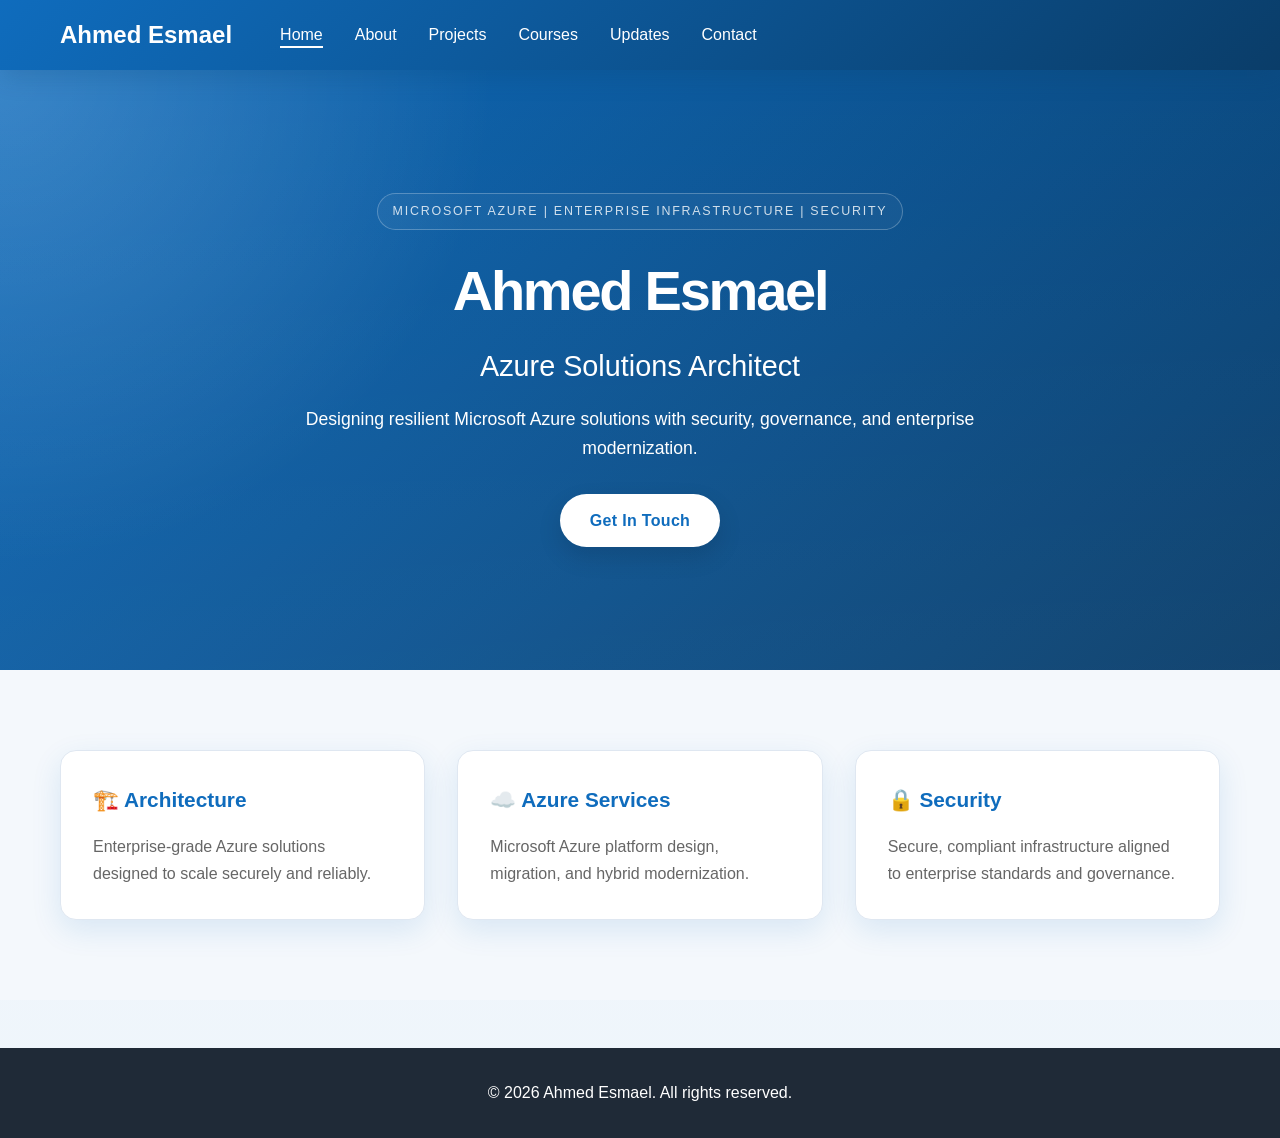
<file: index.html>
<!DOCTYPE html>
<html lang="en">
<head>
    <meta charset="UTF-8">
    <meta name="viewport" content="width=device-width, initial-scale=1.0">
    <title>Ahmed Esmael - Azure Solutions Architect</title>
    <link rel="stylesheet" href="style.css">
</head>
<body>
    <nav class="navbar">
        <div class="nav-container">
            <div class="logo">Ahmed Esmael</div>
            <ul class="nav-menu">
                <li><a href="index.html" class="active">Home</a></li>
                <li><a href="about.html">About</a></li>
                <li><a href="projects.html">Projects</a></li>
                <li><a href="courses.html">Courses</a></li>
                <li><a href="updates.html">Updates</a></li>
                <li><a href="contact.html">Contact</a></li>
            </ul>
            <div class="hamburger">
                <span></span>
                <span></span>
                <span></span>
            </div>
        </div>
    </nav>

    <section class="hero">
        <div class="hero-content">
            <div class="eyebrow">Microsoft Azure | Enterprise Infrastructure | Security</div>
            <h1>Ahmed Esmael</h1>
            <p class="subtitle">Azure Solutions Architect</p>
            <p class="tagline">Designing resilient Microsoft Azure solutions with security, governance, and enterprise modernization.</p>
            <a href="contact.html" class="cta-button">Get In Touch</a>
        </div>
    </section>

    <section class="quick-links">
        <div class="container">
            <div class="card">
                <h3>🏗️ Architecture</h3>
                <p>Enterprise-grade Azure solutions designed to scale securely and reliably.</p>
            </div>
            <div class="card">
                <h3>☁️ Azure Services</h3>
                <p>Microsoft Azure platform design, migration, and hybrid modernization.</p>
            </div>
            <div class="card">
                <h3>🔒 Security</h3>
                <p>Secure, compliant infrastructure aligned to enterprise standards and governance.</p>
            </div>
        </div>
    </section>

    <footer>
        <p>&copy; 2026 Ahmed Esmael. All rights reserved.</p>
    </footer>

    <script src="script.js"></script>
</body>
</html>
</file>
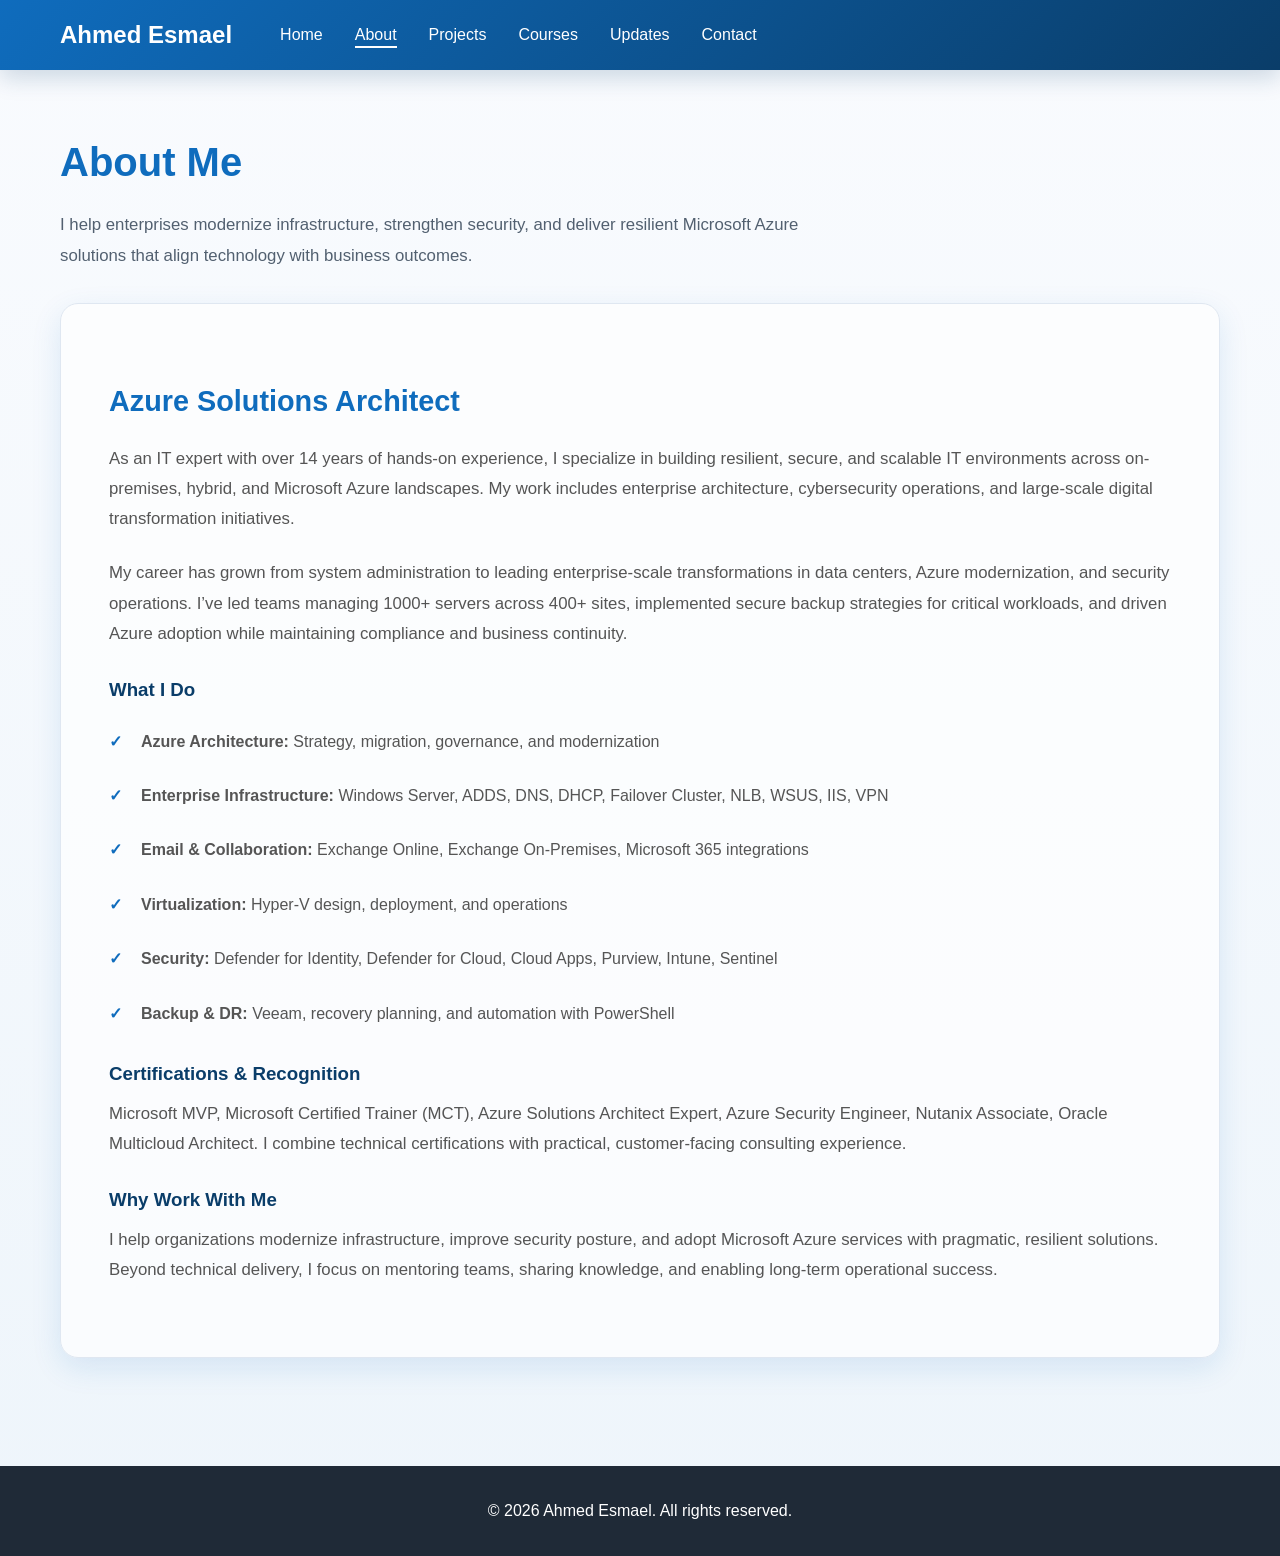
<file: about.html>
<!DOCTYPE html>
<html lang="en">
<head>
    <meta charset="UTF-8">
    <meta name="viewport" content="width=device-width, initial-scale=1.0">
    <title>About - Ahmed Esmael</title>
    <link rel="stylesheet" href="style.css">
</head>
<body>
    <nav class="navbar">
        <div class="nav-container">
            <div class="logo">Ahmed Esmael</div>
            <ul class="nav-menu">
                <li><a href="index.html">Home</a></li>
                <li><a href="about.html" class="active">About</a></li>
                <li><a href="projects.html">Projects</a></li>
                <li><a href="courses.html">Courses</a></li>
                <li><a href="updates.html">Updates</a></li>
                <li><a href="contact.html">Contact</a></li>
            </ul>
            <div class="hamburger">
                <span></span>
                <span></span>
                <span></span>
            </div>
        </div>
    </nav>

    <section class="page-section">
        <div class="container">
            <h1>About Me</h1>
            <p class="page-intro">I help enterprises modernize infrastructure, strengthen security, and deliver resilient Microsoft Azure solutions that align technology with business outcomes.</p>
            
            <div class="about-content">
                <div class="about-text">
                    <h2>Azure Solutions Architect</h2>
                    <p>As an IT expert with over 14 years of hands-on experience, I specialize in building resilient, secure, and scalable IT environments across on-premises, hybrid, and Microsoft Azure landscapes. My work includes enterprise architecture, cybersecurity operations, and large-scale digital transformation initiatives.</p>
                    <p>My career has grown from system administration to leading enterprise-scale transformations in data centers, Azure modernization, and security operations. I’ve led teams managing 1000+ servers across 400+ sites, implemented secure backup strategies for critical workloads, and driven Azure adoption while maintaining compliance and business continuity.</p>

                    <h3>What I Do</h3>
                    <ul class="expertise-list">
                        <li><strong>Azure Architecture:</strong> Strategy, migration, governance, and modernization</li>
                        <li><strong>Enterprise Infrastructure:</strong> Windows Server, ADDS, DNS, DHCP, Failover Cluster, NLB, WSUS, IIS, VPN</li>
                        <li><strong>Email & Collaboration:</strong> Exchange Online, Exchange On-Premises, Microsoft 365 integrations</li>
                        <li><strong>Virtualization:</strong> Hyper-V design, deployment, and operations</li>
                        <li><strong>Security:</strong> Defender for Identity, Defender for Cloud, Cloud Apps, Purview, Intune, Sentinel</li>
                        <li><strong>Backup & DR:</strong> Veeam, recovery planning, and automation with PowerShell</li>
                    </ul>

                    <h3>Certifications & Recognition</h3>
                    <p>Microsoft MVP, Microsoft Certified Trainer (MCT), Azure Solutions Architect Expert, Azure Security Engineer, Nutanix Associate, Oracle Multicloud Architect. I combine technical certifications with practical, customer-facing consulting experience.</p>

                    <h3>Why Work With Me</h3>
                    <p>I help organizations modernize infrastructure, improve security posture, and adopt Microsoft Azure services with pragmatic, resilient solutions. Beyond technical delivery, I focus on mentoring teams, sharing knowledge, and enabling long-term operational success.</p>
                </div>
            </div>
        </div>
    </section>

    <footer>
        <p>&copy; 2026 Ahmed Esmael. All rights reserved.</p>
    </footer>

    <script src="script.js"></script>
</body>
</html>
</file>
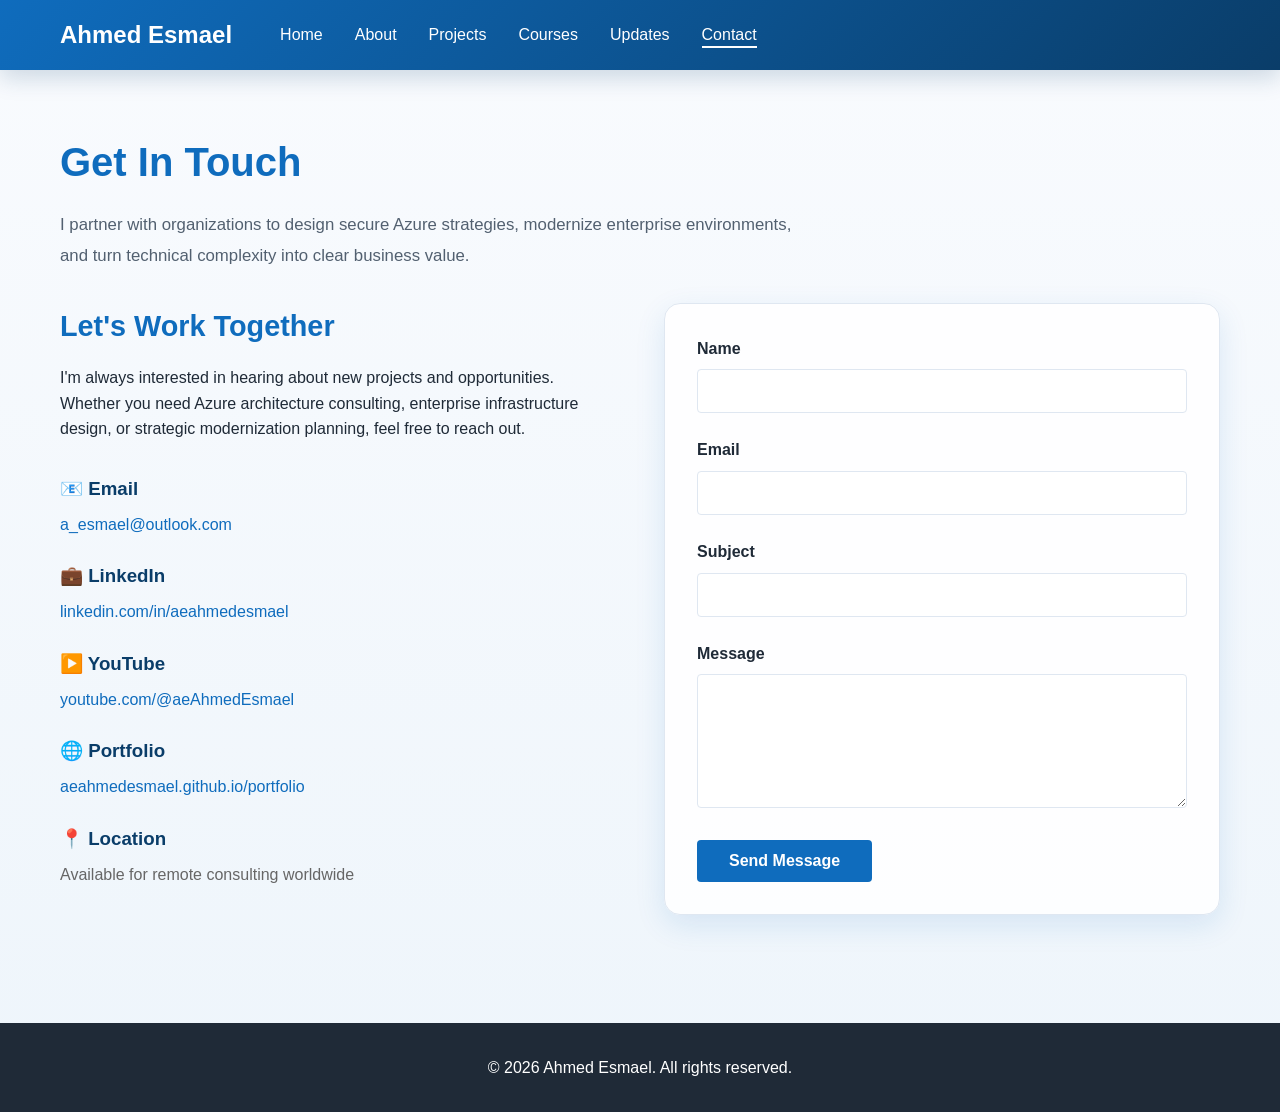
<file: contact.html>
<!DOCTYPE html>
<html lang="en">
<head>
    <meta charset="UTF-8">
    <meta name="viewport" content="width=device-width, initial-scale=1.0">
    <title>Contact - Ahmed Esmael</title>
    <link rel="stylesheet" href="style.css">
</head>
<body>
    <nav class="navbar">
        <div class="nav-container">
            <div class="logo">Ahmed Esmael</div>
            <ul class="nav-menu">
                <li><a href="index.html">Home</a></li>
                <li><a href="about.html">About</a></li>
                <li><a href="projects.html">Projects</a></li>
                <li><a href="courses.html">Courses</a></li>
                <li><a href="updates.html">Updates</a></li>
                <li><a href="contact.html" class="active">Contact</a></li>
            </ul>
            <div class="hamburger">
                <span></span>
                <span></span>
                <span></span>
            </div>
        </div>
    </nav>

    <section class="page-section">
        <div class="container">
            <h1>Get In Touch</h1>
            <p class="page-intro">I partner with organizations to design secure Azure strategies, modernize enterprise environments, and turn technical complexity into clear business value.</p>
            
            <div class="contact-wrapper">
                <div class="contact-info">
                    <h2>Let's Work Together</h2>
                    <p>I'm always interested in hearing about new projects and opportunities. Whether you need Azure architecture consulting, enterprise infrastructure design, or strategic modernization planning, feel free to reach out.</p>
                    
                    <div class="contact-methods">
                        <div class="contact-item">
                            <h3>📧 Email</h3>
                            <p><a href="mailto:a_esmael@outlook.com">a_esmael@outlook.com</a></p>
                        </div>
                        <div class="contact-item">
                            <h3>💼 LinkedIn</h3>
                            <p><a href="https://www.linkedin.com/in/aeahmedesmael/" target="_blank">linkedin.com/in/aeahmedesmael</a></p>
                        </div>
                        <div class="contact-item">
                            <h3>▶️ YouTube</h3>
                            <p><a href="http://www.youtube.com/@aeAhmedEsmael" target="_blank" rel="noopener noreferrer">youtube.com/@aeAhmedEsmael</a></p>
                        </div>
                        <div class="contact-item">
                            <h3>🌐 Portfolio</h3>
                            <p><a href="https://aeahmedesmael.github.io/portfolio/" target="_blank">aeahmedesmael.github.io/portfolio</a></p>
                        </div>
                        <div class="contact-item">
                            <h3>📍 Location</h3>
                            <p>Available for remote consulting worldwide</p>
                        </div>
                    </div>
                </div>

                <div class="contact-form-wrapper">
                    <form class="contact-form" id="contactForm">
                        <div class="form-group">
                            <label for="name">Name</label>
                            <input type="text" id="name" name="name" required>
                        </div>

                        <div class="form-group">
                            <label for="email">Email</label>
                            <input type="email" id="email" name="email" required>
                        </div>

                        <div class="form-group">
                            <label for="subject">Subject</label>
                            <input type="text" id="subject" name="subject" required>
                        </div>

                        <div class="form-group">
                            <label for="message">Message</label>
                            <textarea id="message" name="message" rows="6" required></textarea>
                        </div>

                        <button type="submit" class="submit-btn">Send Message</button>
                    </form>
                    <div id="formMessage" class="form-message"></div>
                </div>
            </div>
        </div>
    </section>

    <footer>
        <p>&copy; 2026 Ahmed Esmael. All rights reserved.</p>
    </footer>

    <script src="script.js"></script>
</body>
</html>
</file>
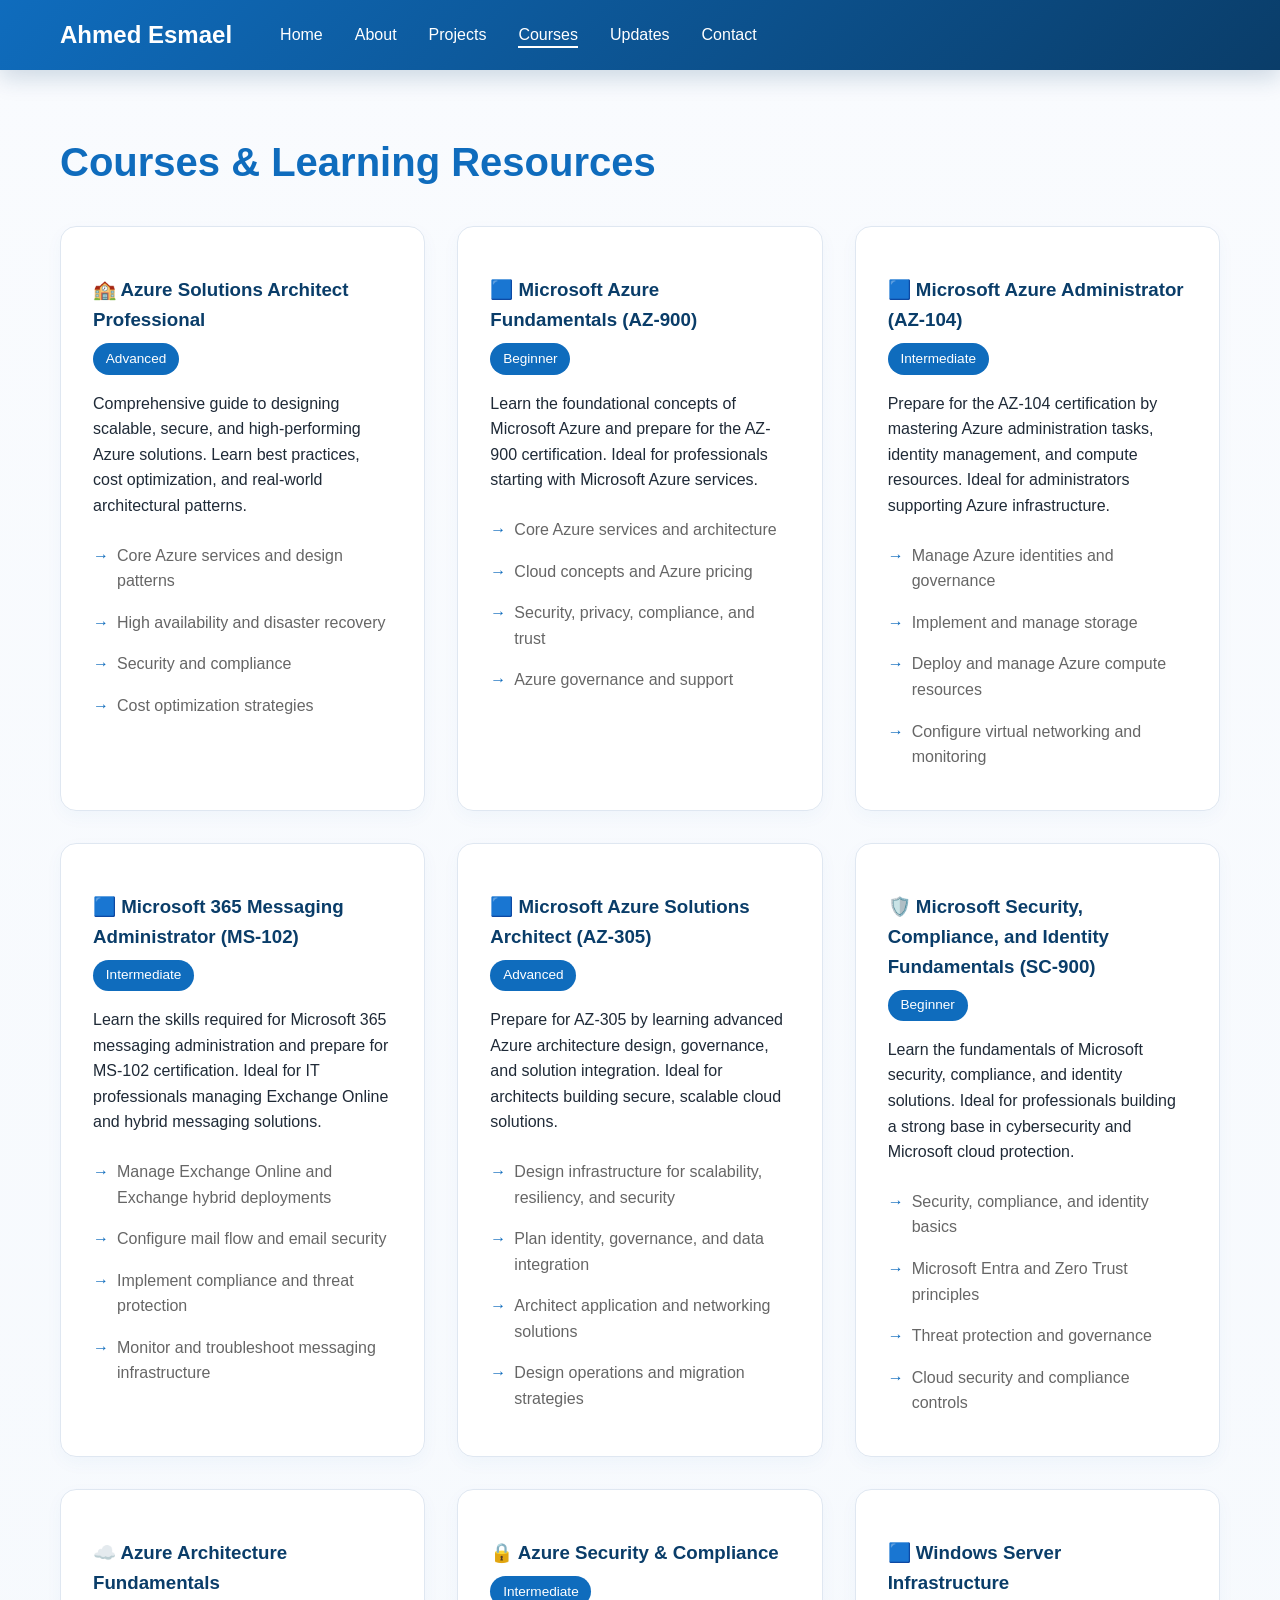
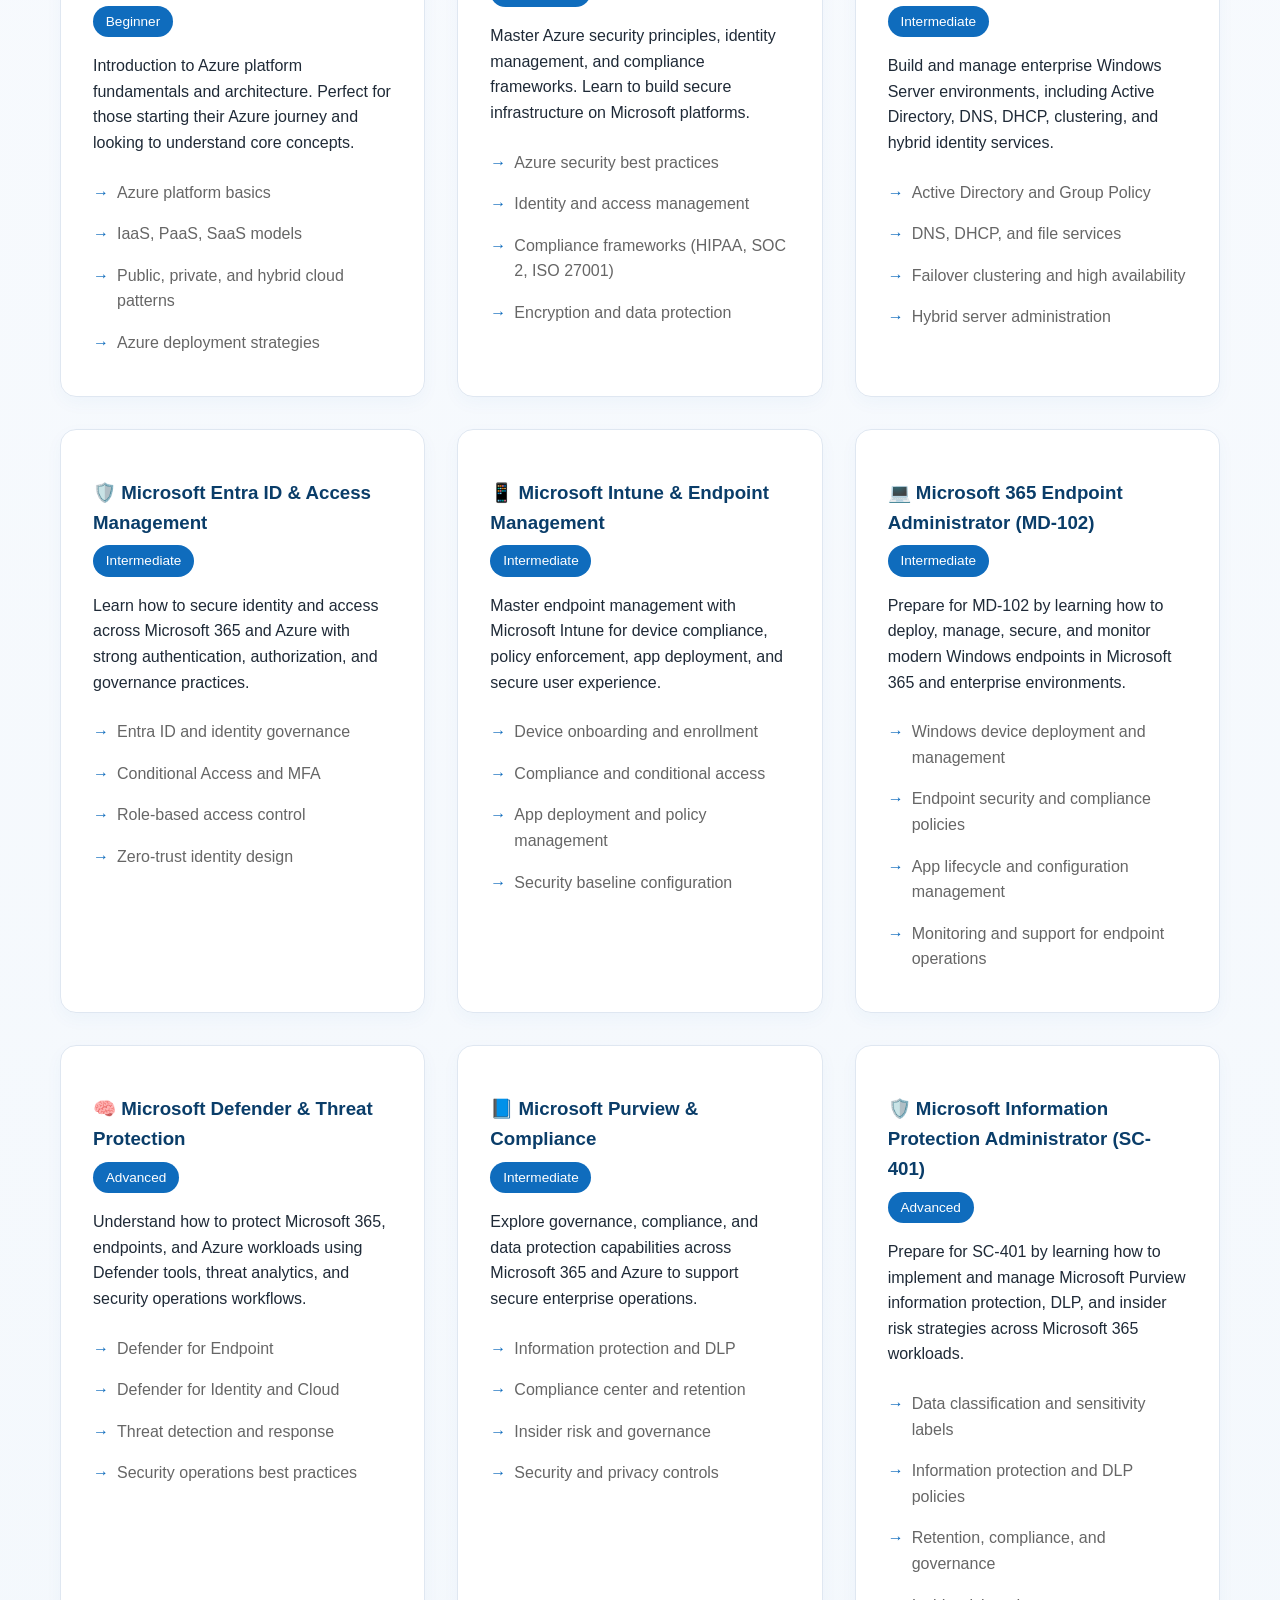
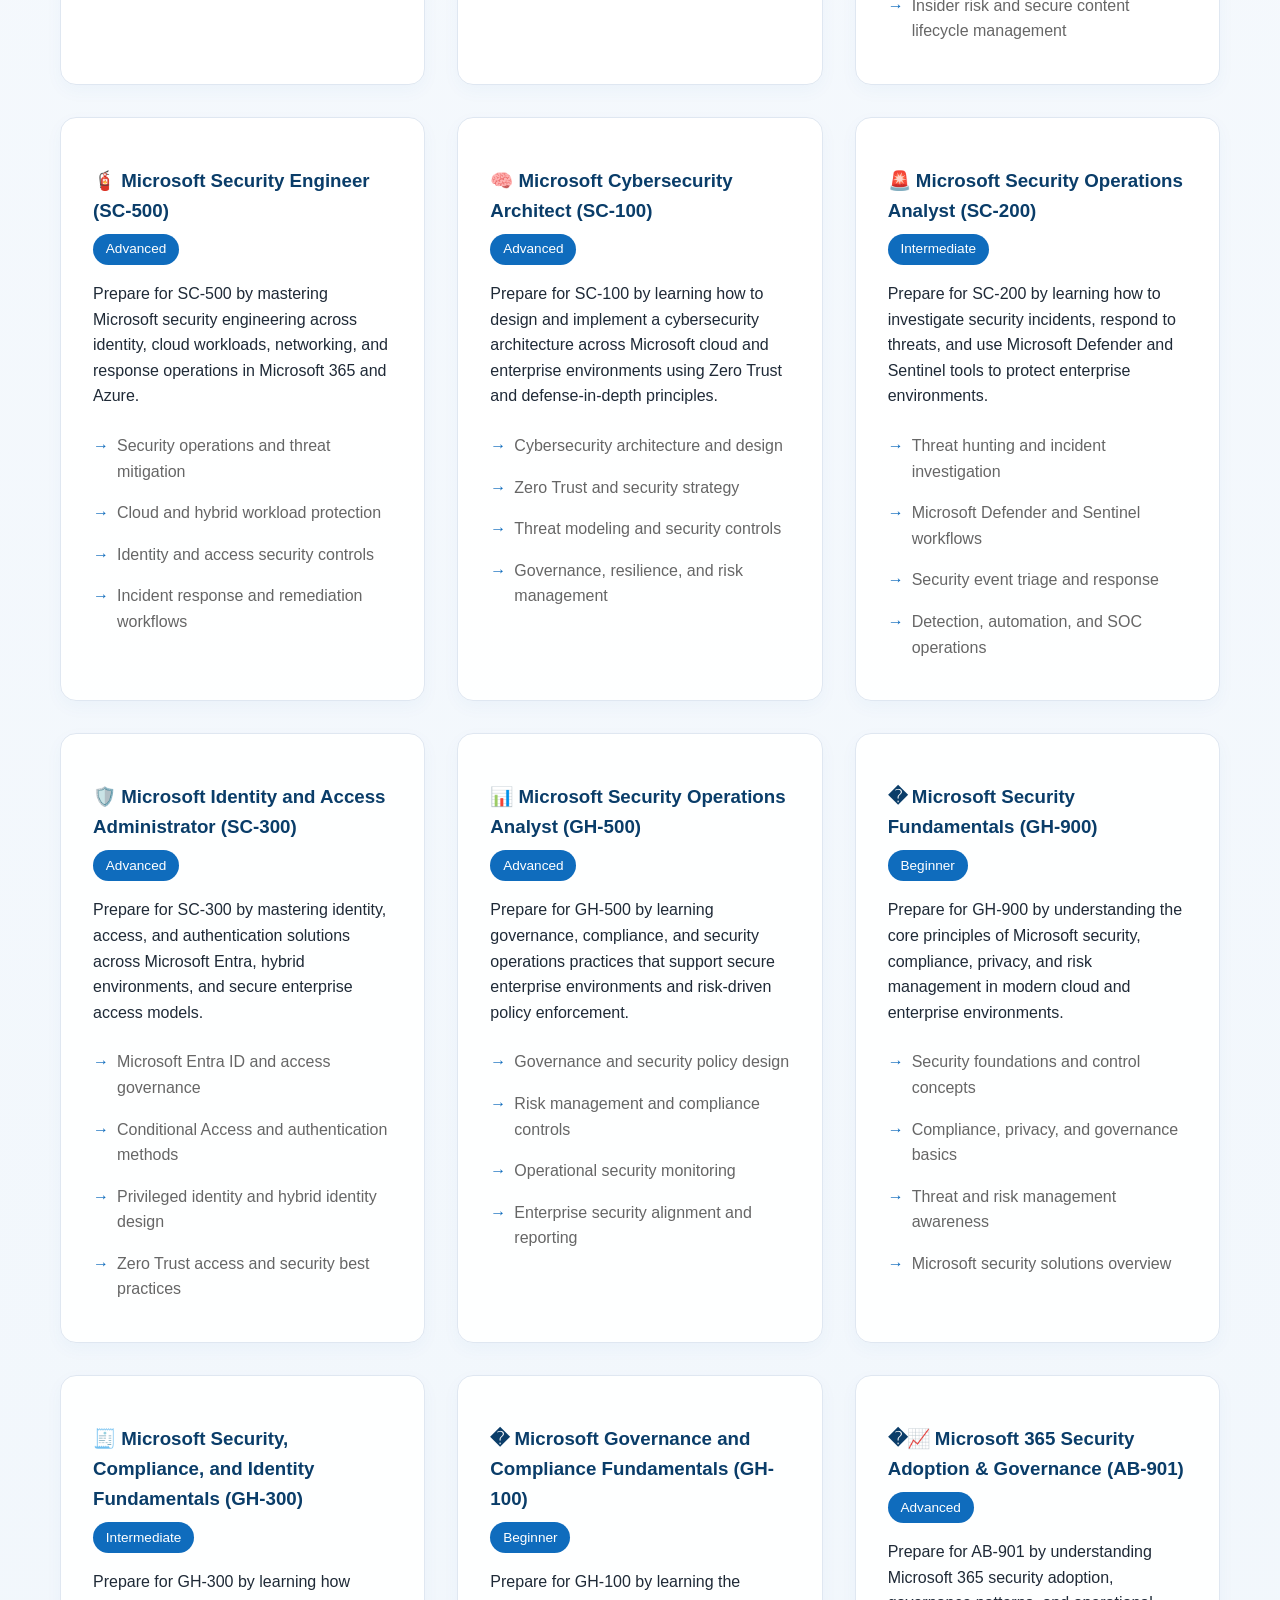
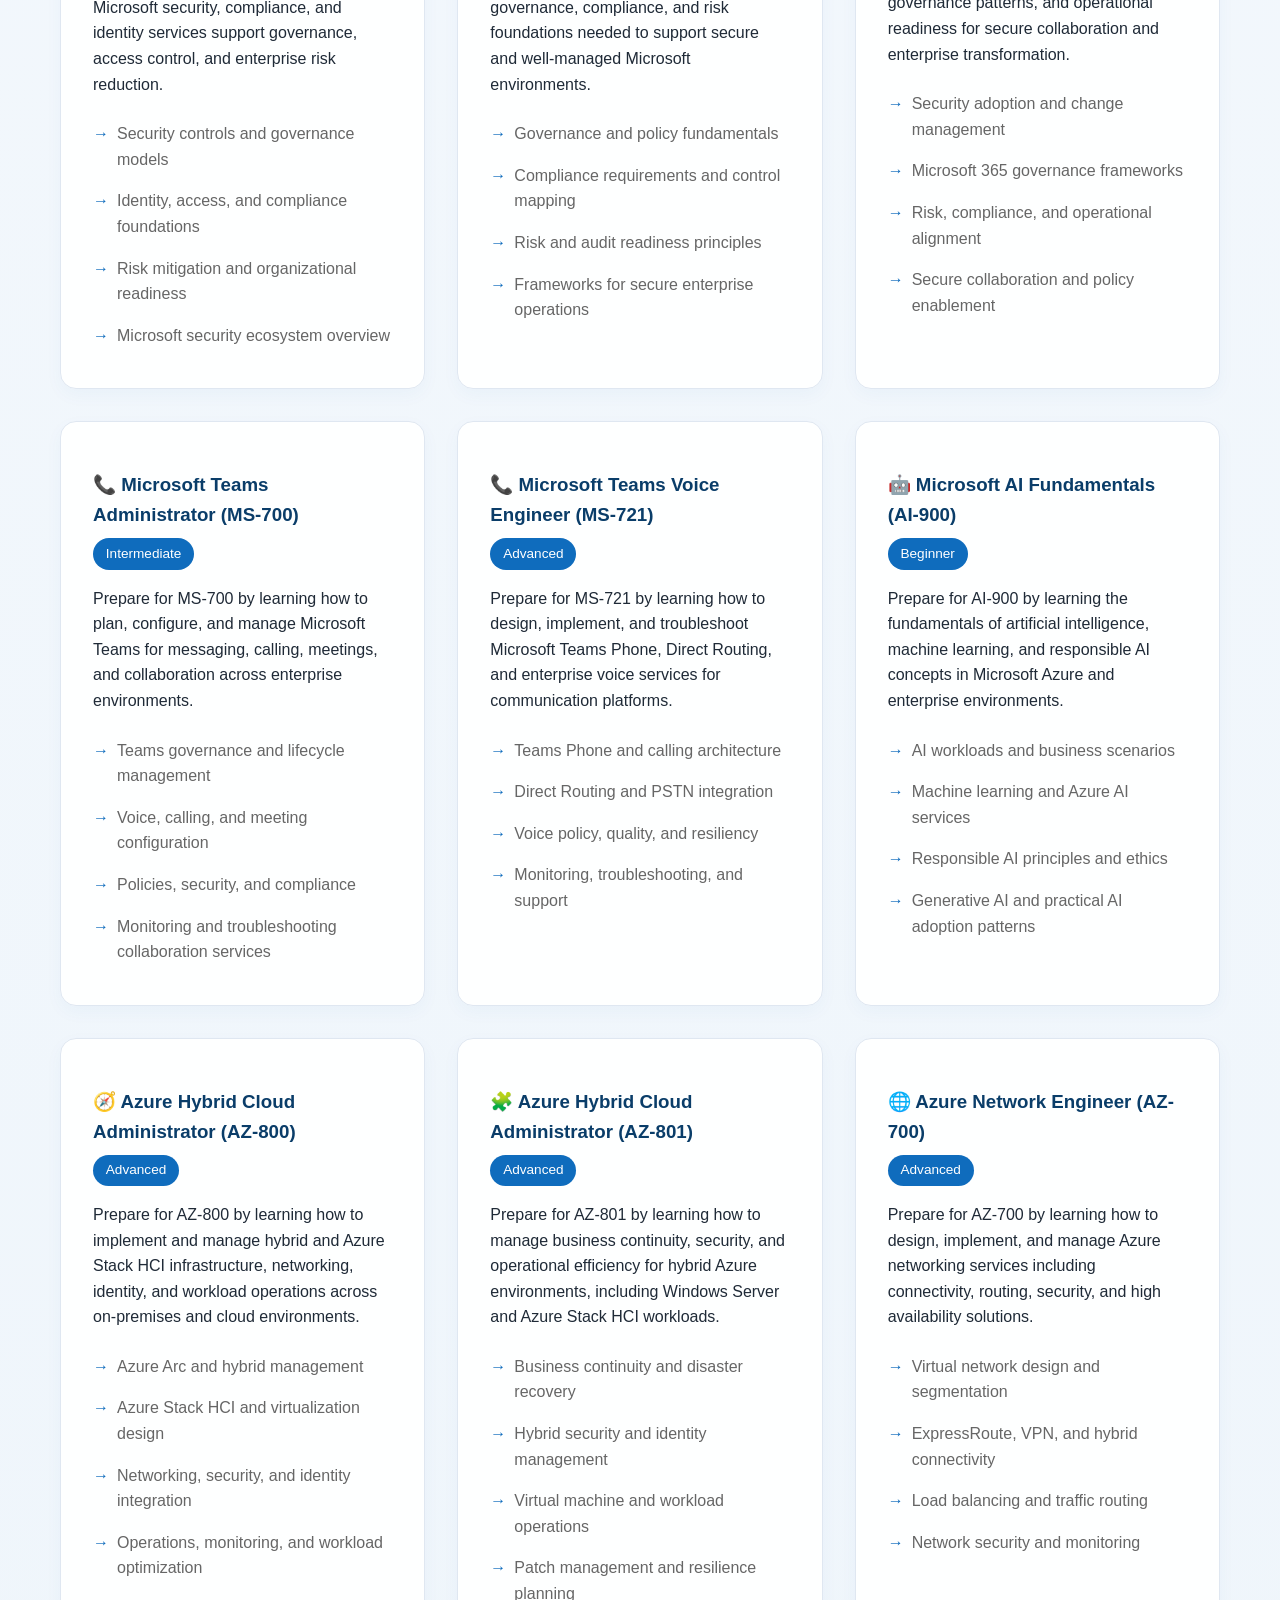
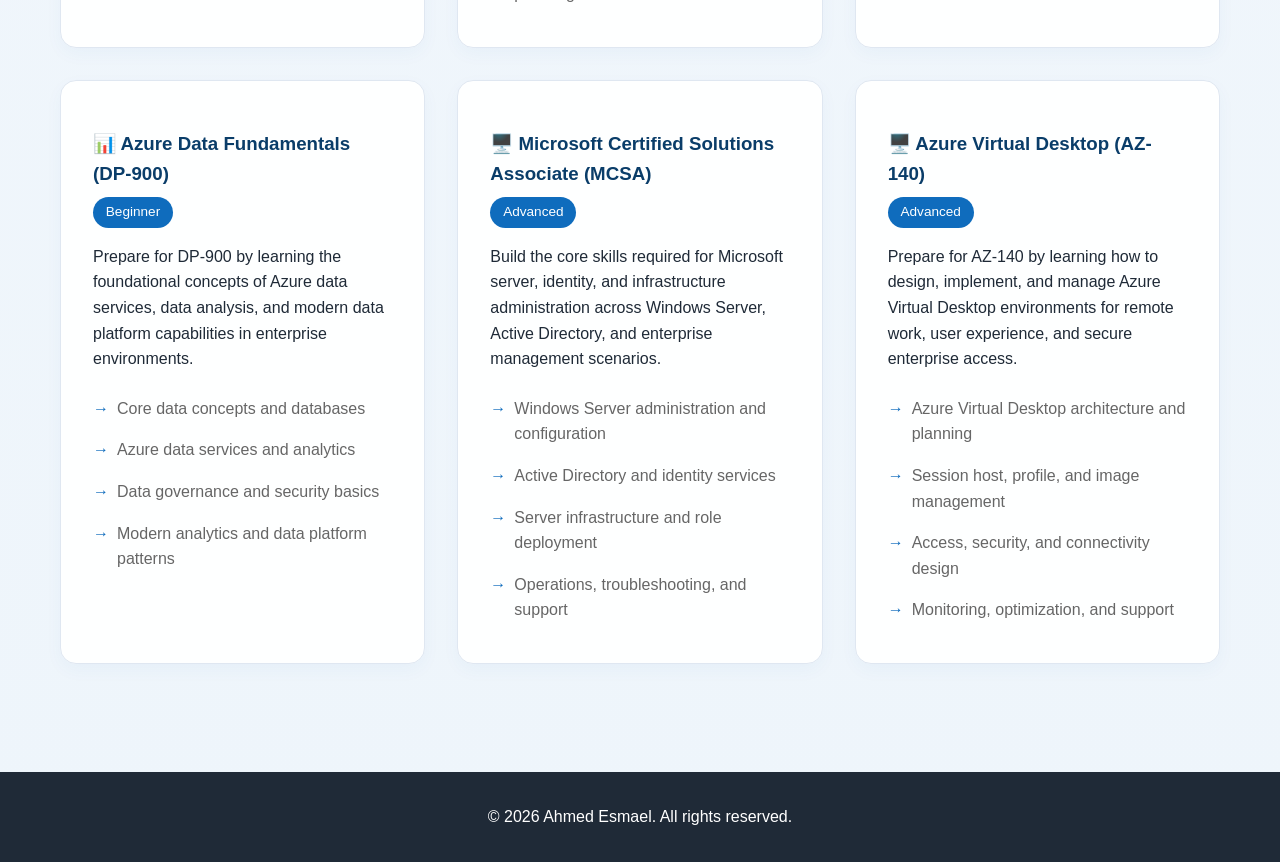
<file: courses.html>
<!DOCTYPE html>
<html lang="en">
<head>
    <meta charset="UTF-8">
    <meta name="viewport" content="width=device-width, initial-scale=1.0">
    <title>Courses - Ahmed Esmael</title>
    <link rel="stylesheet" href="style.css">
</head>
<body>
    <nav class="navbar">
        <div class="nav-container">
            <div class="logo">Ahmed Esmael</div>
            <ul class="nav-menu">
                <li><a href="index.html">Home</a></li>
                <li><a href="about.html">About</a></li>
                <li><a href="projects.html">Projects</a></li>
                <li><a href="courses.html" class="active">Courses</a></li>
                <li><a href="updates.html">Updates</a></li>
                <li><a href="contact.html">Contact</a></li>
            </ul>
            <div class="hamburger">
                <span></span>
                <span></span>
                <span></span>
            </div>
        </div>
    </nav>

    <section class="page-section">
        <div class="container">
            <h1>Courses & Learning Resources</h1>
            
            <div class="courses-grid">
                <div class="course-card">
                    <h3>🏫 Azure Solutions Architect Professional</h3>
                    <p class="course-level">Advanced</p>
                    <p>Comprehensive guide to designing scalable, secure, and high-performing Azure solutions. Learn best practices, cost optimization, and real-world architectural patterns.</p>
                    <ul>
                        <li>Core Azure services and design patterns</li>
                        <li>High availability and disaster recovery</li>
                        <li>Security and compliance</li>
                        <li>Cost optimization strategies</li>
                    </ul>
                </div>

                <div class="course-card">
                    <h3>🟦 Microsoft Azure Fundamentals (AZ-900)</h3>
                    <p class="course-level">Beginner</p>
                    <p>Learn the foundational concepts of Microsoft Azure and prepare for the AZ-900 certification. Ideal for professionals starting with Microsoft Azure services.</p>
                    <ul>
                        <li>Core Azure services and architecture</li>
                        <li>Cloud concepts and Azure pricing</li>
                        <li>Security, privacy, compliance, and trust</li>
                        <li>Azure governance and support</li>
                    </ul>
                </div>

                <div class="course-card">
                    <h3>🟦 Microsoft Azure Administrator (AZ-104)</h3>
                    <p class="course-level">Intermediate</p>
                    <p>Prepare for the AZ-104 certification by mastering Azure administration tasks, identity management, and compute resources. Ideal for administrators supporting Azure infrastructure.</p>
                    <ul>
                        <li>Manage Azure identities and governance</li>
                        <li>Implement and manage storage</li>
                        <li>Deploy and manage Azure compute resources</li>
                        <li>Configure virtual networking and monitoring</li>
                    </ul>
                </div>

                <div class="course-card">
                    <h3>🟦 Microsoft 365 Messaging Administrator (MS-102)</h3>
                    <p class="course-level">Intermediate</p>
                    <p>Learn the skills required for Microsoft 365 messaging administration and prepare for MS-102 certification. Ideal for IT professionals managing Exchange Online and hybrid messaging solutions.</p>
                    <ul>
                        <li>Manage Exchange Online and Exchange hybrid deployments</li>
                        <li>Configure mail flow and email security</li>
                        <li>Implement compliance and threat protection</li>
                        <li>Monitor and troubleshoot messaging infrastructure</li>
                    </ul>
                </div>

                <div class="course-card">
                    <h3>🟦 Microsoft Azure Solutions Architect (AZ-305)</h3>
                    <p class="course-level">Advanced</p>
                    <p>Prepare for AZ-305 by learning advanced Azure architecture design, governance, and solution integration. Ideal for architects building secure, scalable cloud solutions.</p>
                    <ul>
                        <li>Design infrastructure for scalability, resiliency, and security</li>
                        <li>Plan identity, governance, and data integration</li>
                        <li>Architect application and networking solutions</li>
                        <li>Design operations and migration strategies</li>
                    </ul>
                </div>

                <div class="course-card">
                    <h3>🛡️ Microsoft Security, Compliance, and Identity Fundamentals (SC-900)</h3>
                    <p class="course-level">Beginner</p>
                    <p>Learn the fundamentals of Microsoft security, compliance, and identity solutions. Ideal for professionals building a strong base in cybersecurity and Microsoft cloud protection.</p>
                    <ul>
                        <li>Security, compliance, and identity basics</li>
                        <li>Microsoft Entra and Zero Trust principles</li>
                        <li>Threat protection and governance</li>
                        <li>Cloud security and compliance controls</li>
                    </ul>
                </div>

                <div class="course-card">
                    <h3>☁️ Azure Architecture Fundamentals</h3>
                    <p class="course-level">Beginner</p>
                    <p>Introduction to Azure platform fundamentals and architecture. Perfect for those starting their Azure journey and looking to understand core concepts.</p>
                    <ul>
                        <li>Azure platform basics</li>
                        <li>IaaS, PaaS, SaaS models</li>
                        <li>Public, private, and hybrid cloud patterns</li>
                        <li>Azure deployment strategies</li>
                    </ul>
                </div>

                <div class="course-card">
                    <h3>🔒 Azure Security & Compliance</h3>
                    <p class="course-level">Intermediate</p>
                    <p>Master Azure security principles, identity management, and compliance frameworks. Learn to build secure infrastructure on Microsoft platforms.</p>
                    <ul>
                        <li>Azure security best practices</li>
                        <li>Identity and access management</li>
                        <li>Compliance frameworks (HIPAA, SOC 2, ISO 27001)</li>
                        <li>Encryption and data protection</li>
                    </ul>
                </div>

                <div class="course-card">
                    <h3>🟦 Windows Server Infrastructure</h3>
                    <p class="course-level">Intermediate</p>
                    <p>Build and manage enterprise Windows Server environments, including Active Directory, DNS, DHCP, clustering, and hybrid identity services.</p>
                    <ul>
                        <li>Active Directory and Group Policy</li>
                        <li>DNS, DHCP, and file services</li>
                        <li>Failover clustering and high availability</li>
                        <li>Hybrid server administration</li>
                    </ul>
                </div>

                <div class="course-card">
                    <h3>🛡️ Microsoft Entra ID & Access Management</h3>
                    <p class="course-level">Intermediate</p>
                    <p>Learn how to secure identity and access across Microsoft 365 and Azure with strong authentication, authorization, and governance practices.</p>
                    <ul>
                        <li>Entra ID and identity governance</li>
                        <li>Conditional Access and MFA</li>
                        <li>Role-based access control</li>
                        <li>Zero-trust identity design</li>
                    </ul>
                </div>

                <div class="course-card">
                    <h3>📱 Microsoft Intune & Endpoint Management</h3>
                    <p class="course-level">Intermediate</p>
                    <p>Master endpoint management with Microsoft Intune for device compliance, policy enforcement, app deployment, and secure user experience.</p>
                    <ul>
                        <li>Device onboarding and enrollment</li>
                        <li>Compliance and conditional access</li>
                        <li>App deployment and policy management</li>
                        <li>Security baseline configuration</li>
                    </ul>
                </div>

                <div class="course-card">
                    <h3>💻 Microsoft 365 Endpoint Administrator (MD-102)</h3>
                    <p class="course-level">Intermediate</p>
                    <p>Prepare for MD-102 by learning how to deploy, manage, secure, and monitor modern Windows endpoints in Microsoft 365 and enterprise environments.</p>
                    <ul>
                        <li>Windows device deployment and management</li>
                        <li>Endpoint security and compliance policies</li>
                        <li>App lifecycle and configuration management</li>
                        <li>Monitoring and support for endpoint operations</li>
                    </ul>
                </div>

                <div class="course-card">
                    <h3>🧠 Microsoft Defender & Threat Protection</h3>
                    <p class="course-level">Advanced</p>
                    <p>Understand how to protect Microsoft 365, endpoints, and Azure workloads using Defender tools, threat analytics, and security operations workflows.</p>
                    <ul>
                        <li>Defender for Endpoint</li>
                        <li>Defender for Identity and Cloud</li>
                        <li>Threat detection and response</li>
                        <li>Security operations best practices</li>
                    </ul>
                </div>

                <div class="course-card">
                    <h3>📘 Microsoft Purview & Compliance</h3>
                    <p class="course-level">Intermediate</p>
                    <p>Explore governance, compliance, and data protection capabilities across Microsoft 365 and Azure to support secure enterprise operations.</p>
                    <ul>
                        <li>Information protection and DLP</li>
                        <li>Compliance center and retention</li>
                        <li>Insider risk and governance</li>
                        <li>Security and privacy controls</li>
                    </ul>
                </div>

                <div class="course-card">
                    <h3>🛡️ Microsoft Information Protection Administrator (SC-401)</h3>
                    <p class="course-level">Advanced</p>
                    <p>Prepare for SC-401 by learning how to implement and manage Microsoft Purview information protection, DLP, and insider risk strategies across Microsoft 365 workloads.</p>
                    <ul>
                        <li>Data classification and sensitivity labels</li>
                        <li>Information protection and DLP policies</li>
                        <li>Retention, compliance, and governance</li>
                        <li>Insider risk and secure content lifecycle management</li>
                    </ul>
                </div>

                <div class="course-card">
                    <h3>🧯 Microsoft Security Engineer (SC-500)</h3>
                    <p class="course-level">Advanced</p>
                    <p>Prepare for SC-500 by mastering Microsoft security engineering across identity, cloud workloads, networking, and response operations in Microsoft 365 and Azure.</p>
                    <ul>
                        <li>Security operations and threat mitigation</li>
                        <li>Cloud and hybrid workload protection</li>
                        <li>Identity and access security controls</li>
                        <li>Incident response and remediation workflows</li>
                    </ul>
                </div>

                <div class="course-card">
                    <h3>🧠 Microsoft Cybersecurity Architect (SC-100)</h3>
                    <p class="course-level">Advanced</p>
                    <p>Prepare for SC-100 by learning how to design and implement a cybersecurity architecture across Microsoft cloud and enterprise environments using Zero Trust and defense-in-depth principles.</p>
                    <ul>
                        <li>Cybersecurity architecture and design</li>
                        <li>Zero Trust and security strategy</li>
                        <li>Threat modeling and security controls</li>
                        <li>Governance, resilience, and risk management</li>
                    </ul>
                </div>

                <div class="course-card">
                    <h3>🚨 Microsoft Security Operations Analyst (SC-200)</h3>
                    <p class="course-level">Intermediate</p>
                    <p>Prepare for SC-200 by learning how to investigate security incidents, respond to threats, and use Microsoft Defender and Sentinel tools to protect enterprise environments.</p>
                    <ul>
                        <li>Threat hunting and incident investigation</li>
                        <li>Microsoft Defender and Sentinel workflows</li>
                        <li>Security event triage and response</li>
                        <li>Detection, automation, and SOC operations</li>
                    </ul>
                </div>

                <div class="course-card">
                    <h3>🛡️ Microsoft Identity and Access Administrator (SC-300)</h3>
                    <p class="course-level">Advanced</p>
                    <p>Prepare for SC-300 by mastering identity, access, and authentication solutions across Microsoft Entra, hybrid environments, and secure enterprise access models.</p>
                    <ul>
                        <li>Microsoft Entra ID and access governance</li>
                        <li>Conditional Access and authentication methods</li>
                        <li>Privileged identity and hybrid identity design</li>
                        <li>Zero Trust access and security best practices</li>
                    </ul>
                </div>

                <div class="course-card">
                    <h3>📊 Microsoft Security Operations Analyst (GH-500)</h3>
                    <p class="course-level">Advanced</p>
                    <p>Prepare for GH-500 by learning governance, compliance, and security operations practices that support secure enterprise environments and risk-driven policy enforcement.</p>
                    <ul>
                        <li>Governance and security policy design</li>
                        <li>Risk management and compliance controls</li>
                        <li>Operational security monitoring</li>
                        <li>Enterprise security alignment and reporting</li>
                    </ul>
                </div>

                <div class="course-card">
                    <h3>�️ Microsoft Security Fundamentals (GH-900)</h3>
                    <p class="course-level">Beginner</p>
                    <p>Prepare for GH-900 by understanding the core principles of Microsoft security, compliance, privacy, and risk management in modern cloud and enterprise environments.</p>
                    <ul>
                        <li>Security foundations and control concepts</li>
                        <li>Compliance, privacy, and governance basics</li>
                        <li>Threat and risk management awareness</li>
                        <li>Microsoft security solutions overview</li>
                    </ul>
                </div>

                <div class="course-card">
                    <h3>🧾 Microsoft Security, Compliance, and Identity Fundamentals (GH-300)</h3>
                    <p class="course-level">Intermediate</p>
                    <p>Prepare for GH-300 by learning how Microsoft security, compliance, and identity services support governance, access control, and enterprise risk reduction.</p>
                    <ul>
                        <li>Security controls and governance models</li>
                        <li>Identity, access, and compliance foundations</li>
                        <li>Risk mitigation and organizational readiness</li>
                        <li>Microsoft security ecosystem overview</li>
                    </ul>
                </div>

                <div class="course-card">
                    <h3>� Microsoft Governance and Compliance Fundamentals (GH-100)</h3>
                    <p class="course-level">Beginner</p>
                    <p>Prepare for GH-100 by learning the governance, compliance, and risk foundations needed to support secure and well-managed Microsoft environments.</p>
                    <ul>
                        <li>Governance and policy fundamentals</li>
                        <li>Compliance requirements and control mapping</li>
                        <li>Risk and audit readiness principles</li>
                        <li>Frameworks for secure enterprise operations</li>
                    </ul>
                </div>

                <div class="course-card">
                    <h3>�📈 Microsoft 365 Security Adoption & Governance (AB-901)</h3>
                    <p class="course-level">Advanced</p>
                    <p>Prepare for AB-901 by understanding Microsoft 365 security adoption, governance patterns, and operational readiness for secure collaboration and enterprise transformation.</p>
                    <ul>
                        <li>Security adoption and change management</li>
                        <li>Microsoft 365 governance frameworks</li>
                        <li>Risk, compliance, and operational alignment</li>
                        <li>Secure collaboration and policy enablement</li>
                    </ul>
                </div>

                <div class="course-card">
                    <h3>📞 Microsoft Teams Administrator (MS-700)</h3>
                    <p class="course-level">Intermediate</p>
                    <p>Prepare for MS-700 by learning how to plan, configure, and manage Microsoft Teams for messaging, calling, meetings, and collaboration across enterprise environments.</p>
                    <ul>
                        <li>Teams governance and lifecycle management</li>
                        <li>Voice, calling, and meeting configuration</li>
                        <li>Policies, security, and compliance</li>
                        <li>Monitoring and troubleshooting collaboration services</li>
                    </ul>
                </div>

                <div class="course-card">
                    <h3>📞 Microsoft Teams Voice Engineer (MS-721)</h3>
                    <p class="course-level">Advanced</p>
                    <p>Prepare for MS-721 by learning how to design, implement, and troubleshoot Microsoft Teams Phone, Direct Routing, and enterprise voice services for communication platforms.</p>
                    <ul>
                        <li>Teams Phone and calling architecture</li>
                        <li>Direct Routing and PSTN integration</li>
                        <li>Voice policy, quality, and resiliency</li>
                        <li>Monitoring, troubleshooting, and support</li>
                    </ul>
                </div>

                <div class="course-card">
                    <h3>🤖 Microsoft AI Fundamentals (AI-900)</h3>
                    <p class="course-level">Beginner</p>
                    <p>Prepare for AI-900 by learning the fundamentals of artificial intelligence, machine learning, and responsible AI concepts in Microsoft Azure and enterprise environments.</p>
                    <ul>
                        <li>AI workloads and business scenarios</li>
                        <li>Machine learning and Azure AI services</li>
                        <li>Responsible AI principles and ethics</li>
                        <li>Generative AI and practical AI adoption patterns</li>
                    </ul>
                </div>

                <div class="course-card">
                    <h3>🧭 Azure Hybrid Cloud Administrator (AZ-800)</h3>
                    <p class="course-level">Advanced</p>
                    <p>Prepare for AZ-800 by learning how to implement and manage hybrid and Azure Stack HCI infrastructure, networking, identity, and workload operations across on-premises and cloud environments.</p>
                    <ul>
                        <li>Azure Arc and hybrid management</li>
                        <li>Azure Stack HCI and virtualization design</li>
                        <li>Networking, security, and identity integration</li>
                        <li>Operations, monitoring, and workload optimization</li>
                    </ul>
                </div>

                <div class="course-card">
                    <h3>🧩 Azure Hybrid Cloud Administrator (AZ-801)</h3>
                    <p class="course-level">Advanced</p>
                    <p>Prepare for AZ-801 by learning how to manage business continuity, security, and operational efficiency for hybrid Azure environments, including Windows Server and Azure Stack HCI workloads.</p>
                    <ul>
                        <li>Business continuity and disaster recovery</li>
                        <li>Hybrid security and identity management</li>
                        <li>Virtual machine and workload operations</li>
                        <li>Patch management and resilience planning</li>
                    </ul>
                </div>

                <div class="course-card">
                    <h3>🌐 Azure Network Engineer (AZ-700)</h3>
                    <p class="course-level">Advanced</p>
                    <p>Prepare for AZ-700 by learning how to design, implement, and manage Azure networking services including connectivity, routing, security, and high availability solutions.</p>
                    <ul>
                        <li>Virtual network design and segmentation</li>
                        <li>ExpressRoute, VPN, and hybrid connectivity</li>
                        <li>Load balancing and traffic routing</li>
                        <li>Network security and monitoring</li>
                    </ul>
                </div>

                <div class="course-card">
                    <h3>📊 Azure Data Fundamentals (DP-900)</h3>
                    <p class="course-level">Beginner</p>
                    <p>Prepare for DP-900 by learning the foundational concepts of Azure data services, data analysis, and modern data platform capabilities in enterprise environments.</p>
                    <ul>
                        <li>Core data concepts and databases</li>
                        <li>Azure data services and analytics</li>
                        <li>Data governance and security basics</li>
                        <li>Modern analytics and data platform patterns</li>
                    </ul>
                </div>

                <div class="course-card">
                    <h3>🖥️ Microsoft Certified Solutions Associate (MCSA)</h3>
                    <p class="course-level">Advanced</p>
                    <p>Build the core skills required for Microsoft server, identity, and infrastructure administration across Windows Server, Active Directory, and enterprise management scenarios.</p>
                    <ul>
                        <li>Windows Server administration and configuration</li>
                        <li>Active Directory and identity services</li>
                        <li>Server infrastructure and role deployment</li>
                        <li>Operations, troubleshooting, and support</li>
                    </ul>
                </div>

                <div class="course-card">
                    <h3>🖥️ Azure Virtual Desktop (AZ-140)</h3>
                    <p class="course-level">Advanced</p>
                    <p>Prepare for AZ-140 by learning how to design, implement, and manage Azure Virtual Desktop environments for remote work, user experience, and secure enterprise access.</p>
                    <ul>
                        <li>Azure Virtual Desktop architecture and planning</li>
                        <li>Session host, profile, and image management</li>
                        <li>Access, security, and connectivity design</li>
                        <li>Monitoring, optimization, and support</li>
                    </ul>
                </div>

            </div>
        </div>
    </section>

    <footer>
        <p>&copy; 2026 Ahmed Esmael. All rights reserved.</p>
    </footer>

    <script src="script.js"></script>
</body>
</html>
</file>
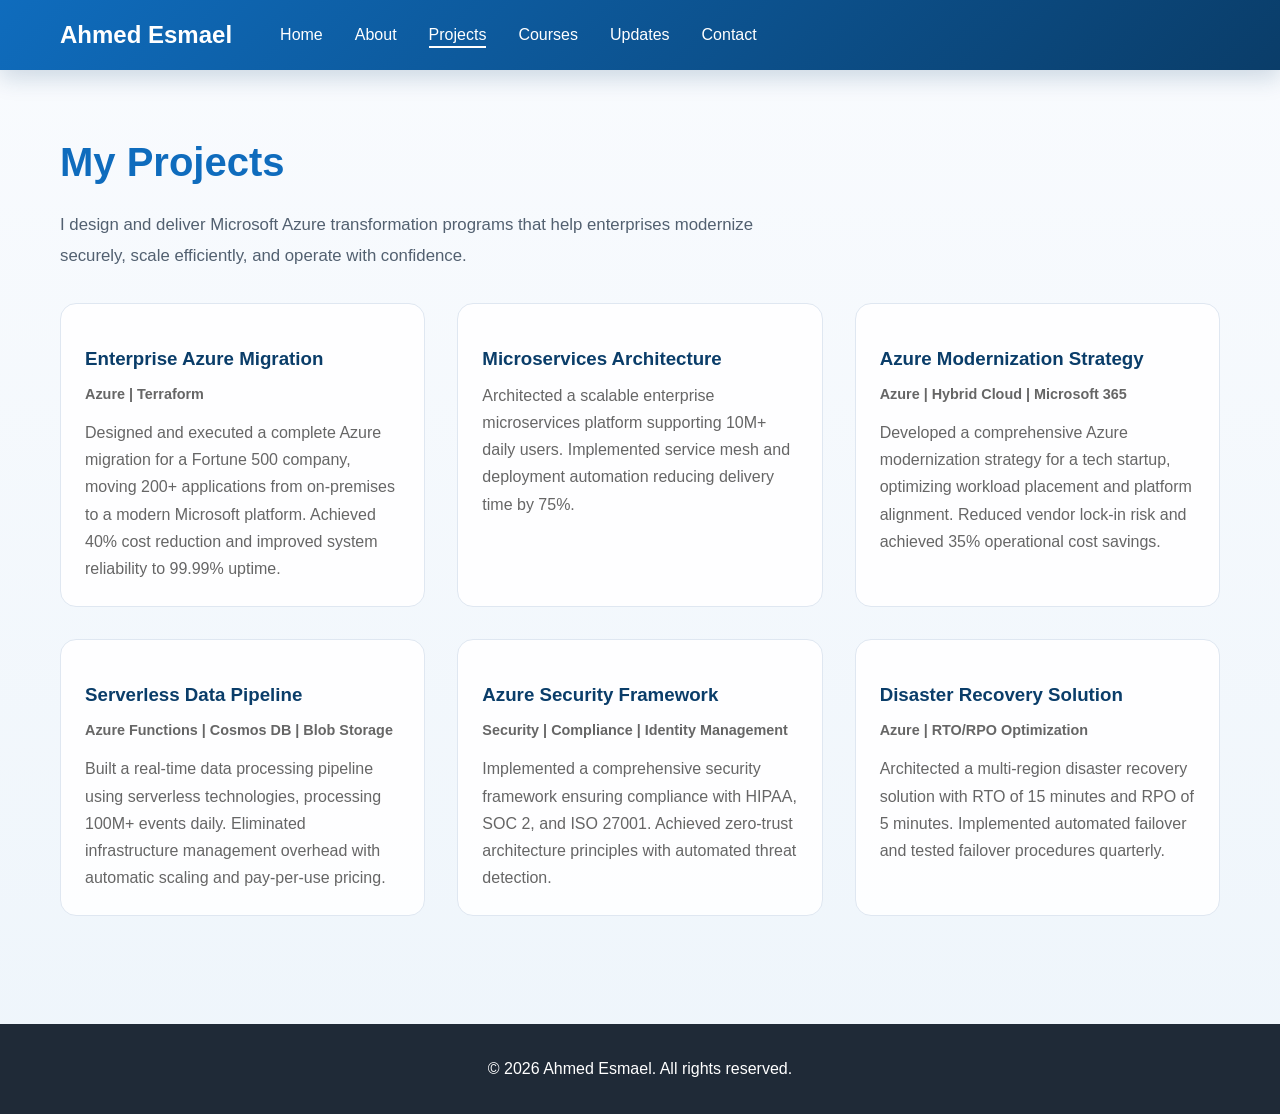
<file: projects.html>
<!DOCTYPE html>
<html lang="en">
<head>
    <meta charset="UTF-8">
    <meta name="viewport" content="width=device-width, initial-scale=1.0">
    <title>Projects - Ahmed Esmael</title>
    <link rel="stylesheet" href="style.css">
</head>
<body>
    <nav class="navbar">
        <div class="nav-container">
            <div class="logo">Ahmed Esmael</div>
            <ul class="nav-menu">
                <li><a href="index.html">Home</a></li>
                <li><a href="about.html">About</a></li>
                <li><a href="projects.html" class="active">Projects</a></li>
                <li><a href="courses.html">Courses</a></li>
                <li><a href="updates.html">Updates</a></li>
                <li><a href="contact.html">Contact</a></li>
            </ul>
            <div class="hamburger">
                <span></span>
                <span></span>
                <span></span>
            </div>
        </div>
    </nav>

    <section class="page-section">
        <div class="container">
            <h1>My Projects</h1>
            <p class="page-intro">I design and deliver Microsoft Azure transformation programs that help enterprises modernize securely, scale efficiently, and operate with confidence.</p>
            
            <div class="projects-grid">
                <div class="project-card">
                    <h3>Enterprise Azure Migration</h3>
                    <p class="tech-stack">Azure | Terraform</p>
                    <p>Designed and executed a complete Azure migration for a Fortune 500 company, moving 200+ applications from on-premises to a modern Microsoft platform. Achieved 40% cost reduction and improved system reliability to 99.99% uptime.</p>
                </div>

                <div class="project-card">
                    <h3>Microservices Architecture</h3>
                    <p>Architected a scalable enterprise microservices platform supporting 10M+ daily users. Implemented service mesh and deployment automation reducing delivery time by 75%.</p>
                </div>

                <div class="project-card">
                    <h3>Azure Modernization Strategy</h3>
                    <p class="tech-stack">Azure | Hybrid Cloud | Microsoft 365</p>
                    <p>Developed a comprehensive Azure modernization strategy for a tech startup, optimizing workload placement and platform alignment. Reduced vendor lock-in risk and achieved 35% operational cost savings.</p>
                </div>

                <div class="project-card">
                    <h3>Serverless Data Pipeline</h3>
                    <p class="tech-stack">Azure Functions | Cosmos DB | Blob Storage</p>
                    <p>Built a real-time data processing pipeline using serverless technologies, processing 100M+ events daily. Eliminated infrastructure management overhead with automatic scaling and pay-per-use pricing.</p>
                </div>

                <div class="project-card">
                    <h3>Azure Security Framework</h3>
                    <p class="tech-stack">Security | Compliance | Identity Management</p>
                    <p>Implemented a comprehensive security framework ensuring compliance with HIPAA, SOC 2, and ISO 27001. Achieved zero-trust architecture principles with automated threat detection.</p>
                </div>

                <div class="project-card">
                    <h3>Disaster Recovery Solution</h3>
                    <p class="tech-stack">Azure | RTO/RPO Optimization</p>
                    <p>Architected a multi-region disaster recovery solution with RTO of 15 minutes and RPO of 5 minutes. Implemented automated failover and tested failover procedures quarterly.</p>
                </div>
            </div>
        </div>
    </section>

    <footer>
        <p>&copy; 2026 Ahmed Esmael. All rights reserved.</p>
    </footer>

    <script src="script.js"></script>
</body>
</html>
</file>
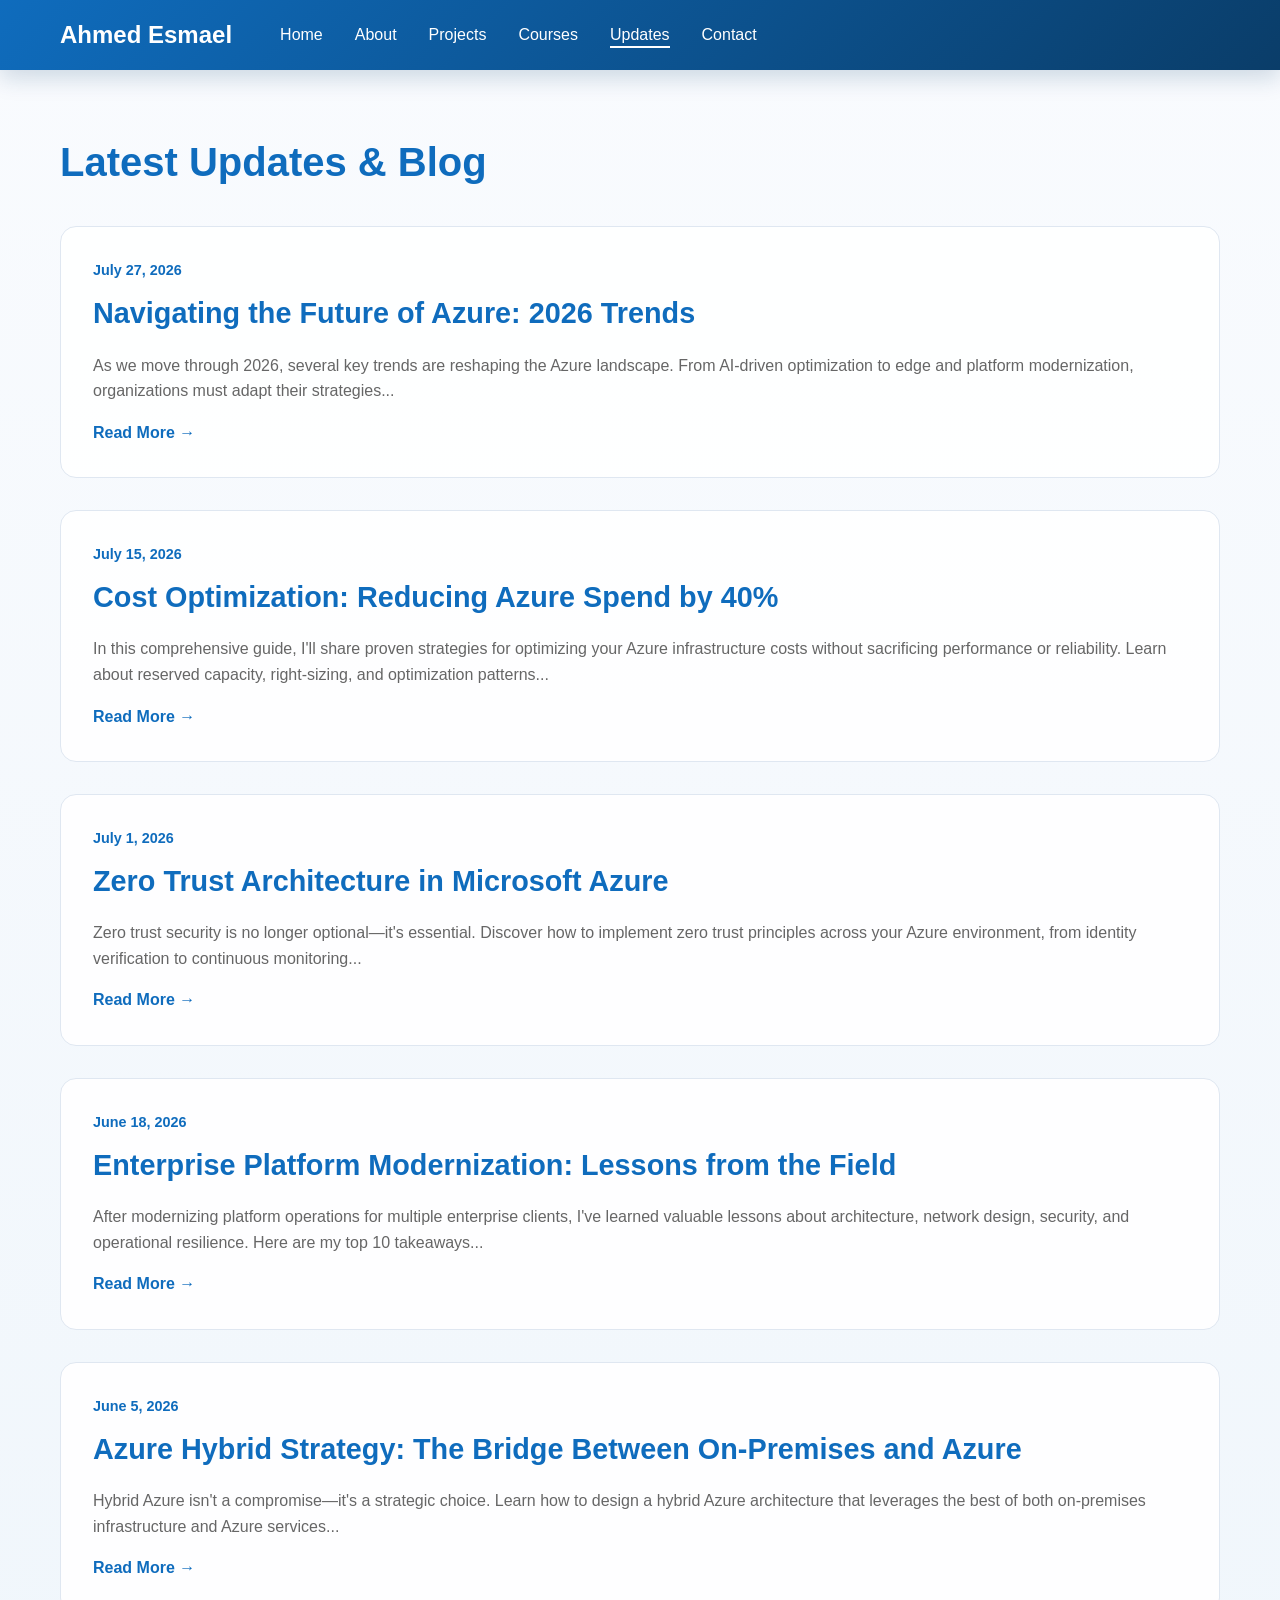
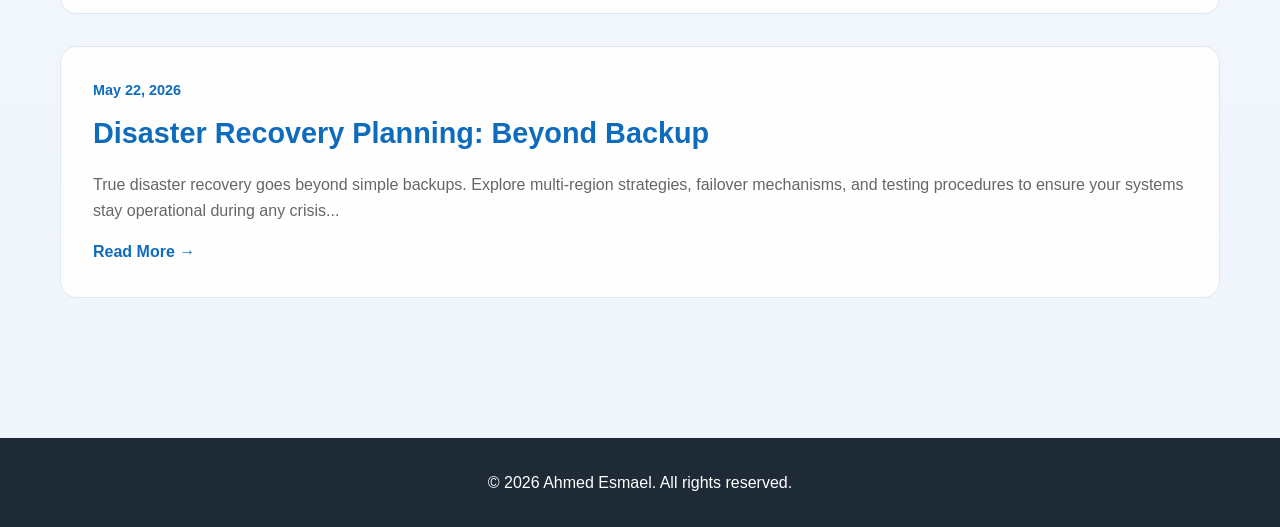
<file: updates.html>
<!DOCTYPE html>
<html lang="en">
<head>
    <meta charset="UTF-8">
    <meta name="viewport" content="width=device-width, initial-scale=1.0">
    <title>Updates - Ahmed Esmael</title>
    <link rel="stylesheet" href="style.css">
</head>
<body>
    <nav class="navbar">
        <div class="nav-container">
            <div class="logo">Ahmed Esmael</div>
            <ul class="nav-menu">
                <li><a href="index.html">Home</a></li>
                <li><a href="about.html">About</a></li>
                <li><a href="projects.html">Projects</a></li>
                <li><a href="courses.html">Courses</a></li>
                <li><a href="updates.html" class="active">Updates</a></li>
                <li><a href="contact.html">Contact</a></li>
            </ul>
            <div class="hamburger">
                <span></span>
                <span></span>
                <span></span>
            </div>
        </div>
    </nav>

    <section class="page-section">
        <div class="container">
            <h1>Latest Updates & Blog</h1>
            
            <div class="updates-list">
                <article class="update-item">
                    <div class="update-date">July 27, 2026</div>
                    <h2>Navigating the Future of Azure: 2026 Trends</h2>
                    <p class="update-excerpt">As we move through 2026, several key trends are reshaping the Azure landscape. From AI-driven optimization to edge and platform modernization, organizations must adapt their strategies...</p>
                    <a href="#" class="read-more">Read More →</a>
                </article>

                <article class="update-item">
                    <div class="update-date">July 15, 2026</div>
                    <h2>Cost Optimization: Reducing Azure Spend by 40%</h2>
                    <p class="update-excerpt">In this comprehensive guide, I'll share proven strategies for optimizing your Azure infrastructure costs without sacrificing performance or reliability. Learn about reserved capacity, right-sizing, and optimization patterns...</p>
                    <a href="#" class="read-more">Read More →</a>
                </article>

                <article class="update-item">
                    <div class="update-date">July 1, 2026</div>
                    <h2>Zero Trust Architecture in Microsoft Azure</h2>
                    <p class="update-excerpt">Zero trust security is no longer optional—it's essential. Discover how to implement zero trust principles across your Azure environment, from identity verification to continuous monitoring...</p>
                    <a href="#" class="read-more">Read More →</a>
                </article>

                <article class="update-item">
                    <div class="update-date">June 18, 2026</div>
                    <h2>Enterprise Platform Modernization: Lessons from the Field</h2>
                    <p class="update-excerpt">After modernizing platform operations for multiple enterprise clients, I've learned valuable lessons about architecture, network design, security, and operational resilience. Here are my top 10 takeaways...</p>
                    <a href="#" class="read-more">Read More →</a>
                </article>

                <article class="update-item">
                    <div class="update-date">June 5, 2026</div>
                    <h2>Azure Hybrid Strategy: The Bridge Between On-Premises and Azure</h2>
                    <p class="update-excerpt">Hybrid Azure isn't a compromise—it's a strategic choice. Learn how to design a hybrid Azure architecture that leverages the best of both on-premises infrastructure and Azure services...</p>
                    <a href="#" class="read-more">Read More →</a>
                </article>

                <article class="update-item">
                    <div class="update-date">May 22, 2026</div>
                    <h2>Disaster Recovery Planning: Beyond Backup</h2>
                    <p class="update-excerpt">True disaster recovery goes beyond simple backups. Explore multi-region strategies, failover mechanisms, and testing procedures to ensure your systems stay operational during any crisis...</p>
                    <a href="#" class="read-more">Read More →</a>
                </article>
            </div>
        </div>
    </section>

    <footer>
        <p>&copy; 2026 Ahmed Esmael. All rights reserved.</p>
    </footer>

    <script src="script.js"></script>
</body>
</html>
</file>
<file: style.css>
* {
    margin: 0;
    padding: 0;
    box-sizing: border-box;
}

:root {
    --primary-color: #0f6cbd;
    --secondary-color: #0a3d69;
    --accent-color: #dfeefb;
    --text-color: #1f2a37;
    --muted-color: #526070;
    --light-bg: #f4f8fc;
    --panel-bg: #ffffff;
    --border-color: #dfe7f1;
    --white: #ffffff;
    --shadow: 0 10px 30px rgba(15, 108, 189, 0.12);
    --transition: all 0.3s ease;
}

html {
    scroll-behavior: smooth;
}

body {
    font-family: 'Segoe UI', Tahoma, Geneva, Verdana, sans-serif;
    line-height: 1.6;
    color: var(--text-color);
    background: linear-gradient(180deg, #f9fbfe 0%, #eef5fb 100%);
}

.container {
    max-width: 1200px;
    margin: 0 auto;
    padding: 0 20px;
}

/* Navbar Styles */
.navbar {
    background: linear-gradient(135deg, #0f6cbd 0%, #0a3d69 100%);
    color: var(--white);
    padding: 1rem 0;
    position: sticky;
    top: 0;
    z-index: 100;
    box-shadow: 0 8px 22px rgba(10, 61, 105, 0.18);
    backdrop-filter: blur(8px);
}

.nav-container {
    max-width: 1200px;
    margin: 0 auto;
    padding: 0 20px;
    display: flex;
    justify-content: space-between;
    align-items: center;
}

.logo {
    font-size: 1.5rem;
    font-weight: bold;
    color: var(--white);
}

.nav-menu {
    display: flex;
    list-style: none;
    gap: 2rem;
    flex: 1;
    margin-left: 3rem;
}

.nav-menu a {
    color: var(--white);
    text-decoration: none;
    transition: var(--transition);
    position: relative;
}

.nav-menu a::after {
    content: '';
    position: absolute;
    bottom: -5px;
    left: 0;
    width: 0;
    height: 2px;
    background: var(--white);
    transition: var(--transition);
}

.nav-menu a:hover::after,
.nav-menu a.active::after {
    width: 100%;
}

.hamburger {
    display: none;
    flex-direction: column;
    cursor: pointer;
}

.hamburger span {
    width: 25px;
    height: 3px;
    background: var(--white);
    margin: 5px 0;
    transition: var(--transition);
}

/* Hero Section */
.hero {
    background:
        radial-gradient(circle at top left, rgba(255,255,255,0.18), transparent 35%),
        linear-gradient(135deg, var(--primary-color), var(--secondary-color));
    color: var(--white);
    padding: 120px 20px;
    text-align: center;
    min-height: 600px;
    display: flex;
    align-items: center;
    justify-content: center;
    position: relative;
    overflow: hidden;
}

.hero::after {
    content: '';
    position: absolute;
    inset: 0;
    background: linear-gradient(180deg, transparent 0%, rgba(255,255,255,0.04) 100%);
}

.hero-content {
    position: relative;
    z-index: 1;
}

.hero-content h1 {
    font-size: 3.5rem;
    margin-bottom: 0.5rem;
    letter-spacing: -0.04em;
    animation: slideDown 0.8s ease;
}

.hero-content .eyebrow {
    display: inline-block;
    font-size: 0.78rem;
    letter-spacing: 0.14em;
    text-transform: uppercase;
    color: rgba(255, 255, 255, 0.8);
    margin-bottom: 1rem;
    border: 1px solid rgba(255, 255, 255, 0.25);
    border-radius: 999px;
    padding: 0.45rem 0.9rem;
    background: rgba(255, 255, 255, 0.04);
    animation: slideUp 0.8s ease 0.2s both;
}

.hero-content .subtitle {
    font-size: 1.8rem;
    margin-bottom: 1rem;
    opacity: 0.95;
    animation: slideUp 0.8s ease 0.35s both;
}

.hero-content .tagline {
    max-width: 760px;
    margin: 0 auto 2rem auto;
    font-size: 1.1rem;
    opacity: 0.82;
    animation: slideUp 0.8s ease 0.45s both;
}

@keyframes slideDown {
    from {
        transform: translateY(-30px);
        opacity: 0;
    }
    to {
        transform: translateY(0);
        opacity: 1;
    }
}

@keyframes slideUp {
    from {
        transform: translateY(30px);
        opacity: 0;
    }
    to {
        transform: translateY(0);
        opacity: 1;
    }
}

.cta-button {
    display: inline-block;
    background: var(--white);
    color: var(--primary-color);
    padding: 14px 30px;
    border-radius: 999px;
    text-decoration: none;
    font-weight: 700;
    letter-spacing: 0.02em;
    transition: var(--transition);
    animation: slideUp 0.8s ease 0.6s both;
    box-shadow: 0 10px 25px rgba(0, 0, 0, 0.12);
}

.cta-button:hover {
    transform: translateY(-3px);
    box-shadow: 0 16px 32px rgba(0, 0, 0, 0.18);
}

/* Quick Links Section */
.quick-links {
    background: var(--light-bg);
    padding: 80px 20px;
}

.quick-links .container {
    display: grid;
    grid-template-columns: repeat(auto-fit, minmax(280px, 1fr));
    gap: 2rem;
}

.card {
    background: var(--panel-bg);
    padding: 2rem;
    border-radius: 16px;
    box-shadow: var(--shadow);
    transition: var(--transition);
    border: 1px solid var(--border-color);
}

.card:hover {
    transform: translateY(-5px);
    box-shadow: 0 16px 35px rgba(10, 61, 105, 0.12);
    border-color: rgba(15, 108, 189, 0.2);
}

.card h3 {
    color: var(--primary-color);
    margin-bottom: 1rem;
    font-size: 1.3rem;
}

.card p {
    color: #666;
    line-height: 1.7;
}

/* Page Section */
.page-section {
    padding: 60px 20px;
    min-height: calc(100vh - 200px);
}

.page-section h1 {
    color: var(--primary-color);
    margin-bottom: 1rem;
    font-size: 2.5rem;
}

.page-intro {
    color: var(--muted-color);
    font-size: 1.05rem;
    max-width: 760px;
    margin-bottom: 2rem;
    line-height: 1.8;
}

.page-section h2 {
    color: var(--primary-color);
    margin: 1.5rem 0 1rem 0;
    font-size: 1.8rem;
}

.page-section h3 {
    color: var(--secondary-color);
    margin: 1rem 0 0.5rem 0;
}

/* About Content */
.about-content {
    background: rgba(255, 255, 255, 0.7);
    padding: 3rem;
    border-radius: 18px;
    line-height: 1.8;
    border: 1px solid var(--border-color);
    box-shadow: var(--shadow);
}

.about-text p {
    margin-bottom: 1.5rem;
    font-size: 1.05rem;
    color: #555;
}

.expertise-list {
    list-style: none;
    padding: 0;
}

.expertise-list li {
    padding: 0.8rem 0;
    padding-left: 2rem;
    position: relative;
    color: #555;
}

.expertise-list li::before {
    content: '✓';
    position: absolute;
    left: 0;
    color: var(--primary-color);
    font-weight: bold;
}

/* Projects Grid */
.projects-grid {
    display: grid;
    grid-template-columns: repeat(auto-fill, minmax(300px, 1fr));
    gap: 2rem;
    margin-top: 2rem;
}

.project-card {
    background: rgba(255, 255, 255, 0.9);
    padding: 1.5rem;
    border-radius: 16px;
    border-left: 4px solid var(--primary-color);
    transition: var(--transition);
    border: 1px solid var(--border-color);
}

.project-card:hover {
    box-shadow: var(--shadow);
    transform: translateY(-4px);
}

.project-card h3 {
    margin-bottom: 0.5rem;
}

.tech-stack {
    color: var(--primary-color);
    font-size: 0.9rem;
    font-weight: 600;
    margin-bottom: 0.8rem;
}

.project-card p {
    color: #666;
    line-height: 1.7;
}

/* Courses Grid */
.courses-grid {
    display: grid;
    grid-template-columns: repeat(auto-fill, minmax(320px, 1fr));
    gap: 2rem;
    margin-top: 2rem;
}

.course-card {
    background: rgba(255, 255, 255, 0.96);
    border: 1px solid var(--border-color);
    padding: 2rem;
    border-radius: 16px;
    transition: var(--transition);
    box-shadow: 0 6px 18px rgba(15, 108, 189, 0.04);
}

.course-card:hover {
    box-shadow: var(--shadow);
    border-color: rgba(15, 108, 189, 0.25);
    transform: translateY(-3px);
}

.course-card h3 {
    margin-bottom: 0.5rem;
}

.course-level {
    display: inline-block;
    background: var(--primary-color);
    color: var(--white);
    padding: 0.3rem 0.8rem;
    border-radius: 20px;
    font-size: 0.85rem;
    margin-bottom: 1rem;
}

.course-card ul {
    list-style: none;
    margin-top: 1rem;
}

.course-card li {
    padding: 0.5rem 0;
    padding-left: 1.5rem;
    position: relative;
    color: #666;
}

.course-card li::before {
    content: '→';
    position: absolute;
    left: 0;
    color: var(--primary-color);
}

/* Updates List */
.updates-list {
    margin-top: 2rem;
}

.update-item {
    background: rgba(255, 255, 255, 0.92);
    padding: 2rem;
    margin-bottom: 2rem;
    border-radius: 16px;
    border-left: 4px solid var(--primary-color);
    transition: var(--transition);
    border: 1px solid var(--border-color);
}

.update-item:hover {
    box-shadow: var(--shadow);
    transform: translateY(-2px);
}

.update-date {
    color: var(--primary-color);
    font-weight: bold;
    font-size: 0.9rem;
    margin-bottom: 0.5rem;
}

.update-item h2 {
    margin: 0.5rem 0 1rem 0;
}

.update-excerpt {
    color: #666;
    margin-bottom: 1rem;
}

.read-more {
    color: var(--primary-color);
    text-decoration: none;
    font-weight: 600;
    transition: var(--transition);
}

.read-more:hover {
    color: var(--secondary-color);
}

/* Contact */
.contact-wrapper {
    display: grid;
    grid-template-columns: 1fr 1fr;
    gap: 3rem;
    margin-top: 2rem;
}

.contact-info h2 {
    margin-top: 0;
}

.contact-methods {
    margin-top: 2rem;
}

.contact-item {
    margin-bottom: 1.5rem;
}

.contact-item h3 {
    margin-bottom: 0.5rem;
}

.contact-item p {
    color: #666;
}

.contact-item a {
    color: var(--primary-color);
    text-decoration: none;
    transition: var(--transition);
}

.contact-item a:hover {
    color: var(--secondary-color);
}

/* Contact Form */
.contact-form {
    background: rgba(255, 255, 255, 0.9);
    padding: 2rem;
    border-radius: 16px;
    border: 1px solid var(--border-color);
    box-shadow: var(--shadow);
}

.form-group {
    margin-bottom: 1.5rem;
}

.form-group label {
    display: block;
    margin-bottom: 0.5rem;
    color: var(--text-color);
    font-weight: 600;
}

.form-group input,
.form-group textarea {
    width: 100%;
    padding: 0.75rem;
    border: 1px solid var(--border-color);
    border-radius: 4px;
    font-family: inherit;
    font-size: 1rem;
    transition: var(--transition);
}

.form-group input:focus,
.form-group textarea:focus {
    outline: none;
    border-color: var(--primary-color);
    box-shadow: 0 0 5px rgba(0, 102, 204, 0.3);
}

.submit-btn {
    background: var(--primary-color);
    color: var(--white);
    padding: 0.75rem 2rem;
    border: none;
    border-radius: 4px;
    font-size: 1rem;
    font-weight: bold;
    cursor: pointer;
    transition: var(--transition);
}

.submit-btn:hover {
    background: var(--secondary-color);
    transform: translateY(-2px);
    box-shadow: var(--shadow);
}

.form-message {
    margin-top: 1rem;
    padding: 1rem;
    border-radius: 4px;
    display: none;
}

.form-message.success {
    display: block;
    background: #d4edda;
    color: #155724;
    border: 1px solid #c3e6cb;
}

.form-message.error {
    display: block;
    background: #f8d7da;
    color: #721c24;
    border: 1px solid #f5c6cb;
}

/* Footer */
footer {
    background: var(--text-color);
    color: var(--white);
    text-align: center;
    padding: 2rem;
    margin-top: 3rem;
}

/* Responsive Design */
@media (max-width: 768px) {
    .nav-menu {
        gap: 1rem;
        margin-left: 1rem;
    }

    .hamburger {
        display: flex;
    }

    .nav-menu.active {
        display: flex;
        flex-direction: column;
        position: absolute;
        top: 60px;
        left: 0;
        right: 0;
        background: var(--secondary-color);
        padding: 1rem;
        gap: 0;
    }

    .hero-content h1 {
        font-size: 2.5rem;
    }

    .hero-content .subtitle {
        font-size: 1.3rem;
    }

    .page-section h1 {
        font-size: 1.8rem;
    }

    .contact-wrapper {
        grid-template-columns: 1fr;
    }

    .projects-grid,
    .courses-grid {
        grid-template-columns: 1fr;
    }

    .hero {
        min-height: 400px;
        padding: 60px 20px;
    }
}

@media (max-width: 480px) {
    .logo {
        font-size: 1.2rem;
    }

    .nav-menu {
        gap: 0.5rem;
        margin-left: 0;
    }

    .hero-content h1 {
        font-size: 1.8rem;
    }

    .hero-content .subtitle {
        font-size: 1rem;
    }

    .page-section {
        padding: 30px 15px;
    }

    .quick-links .container {
        grid-template-columns: 1fr;
    }
}
</file>
